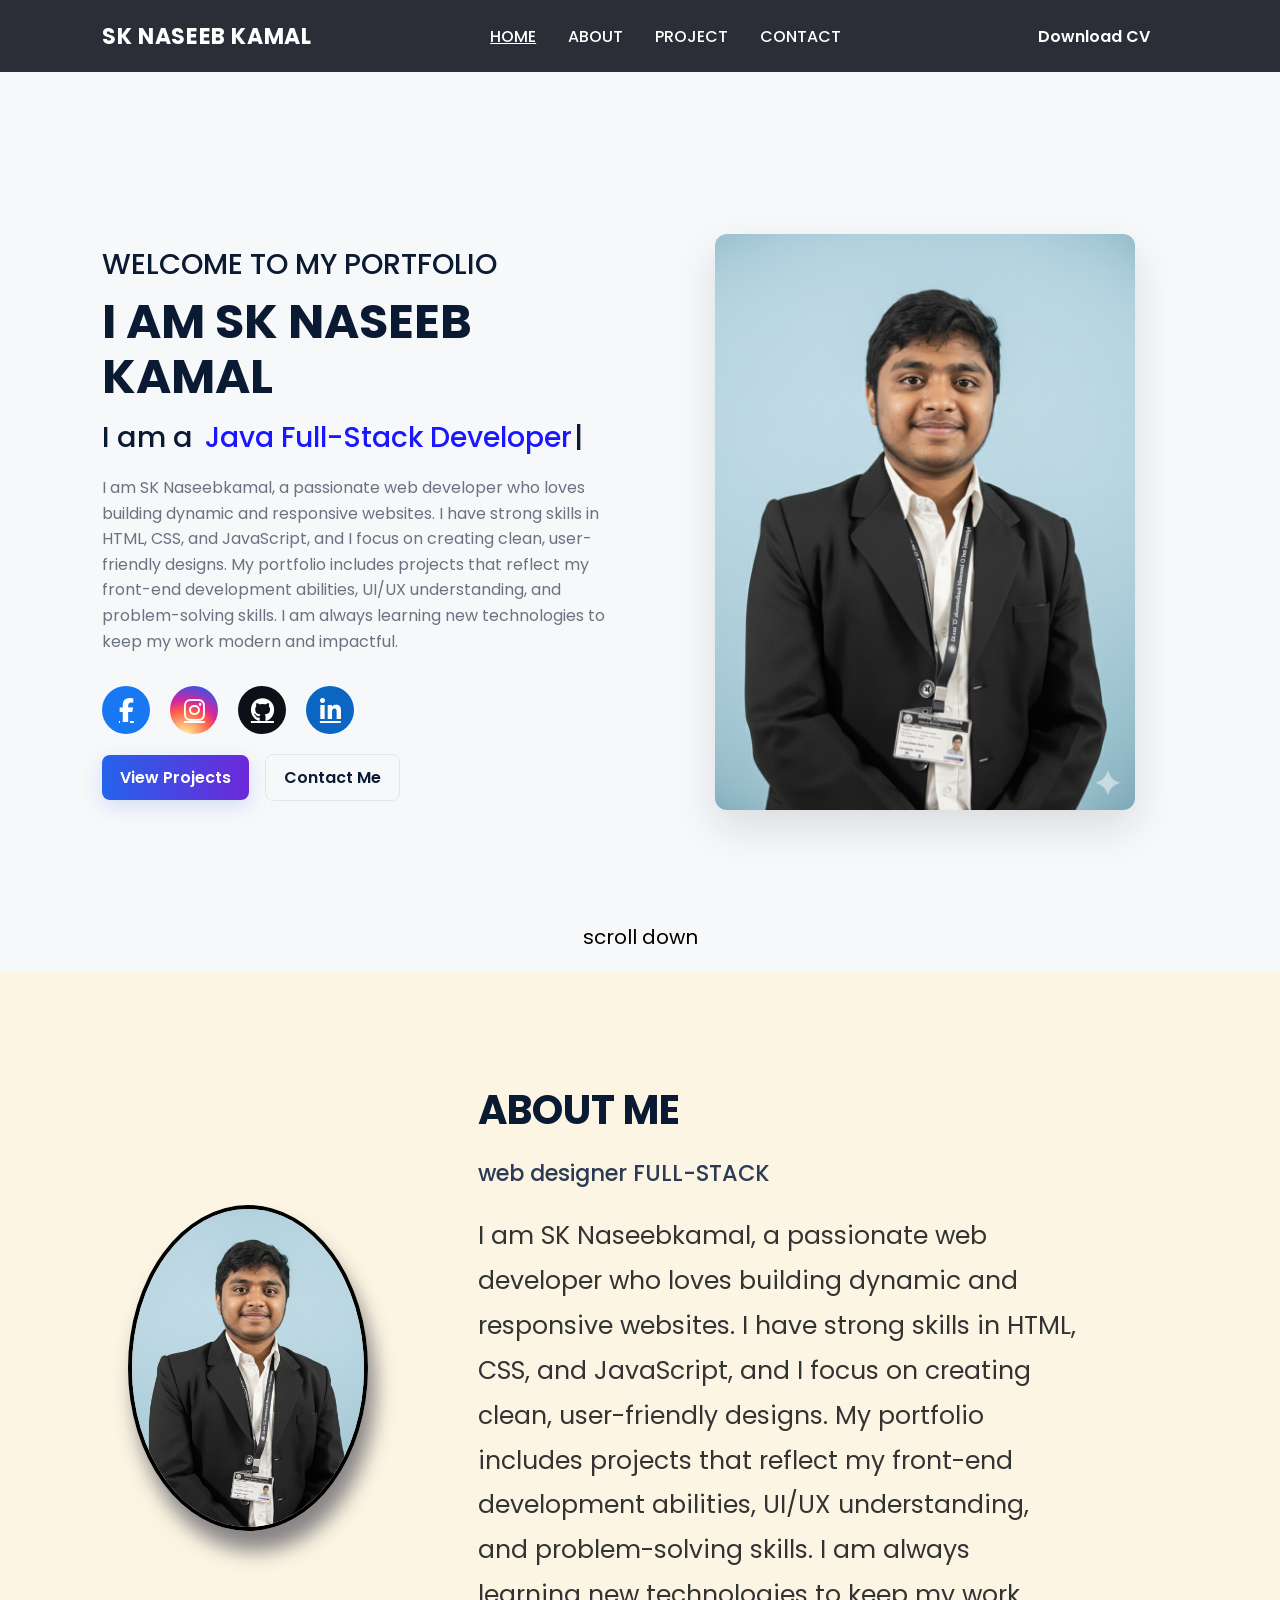
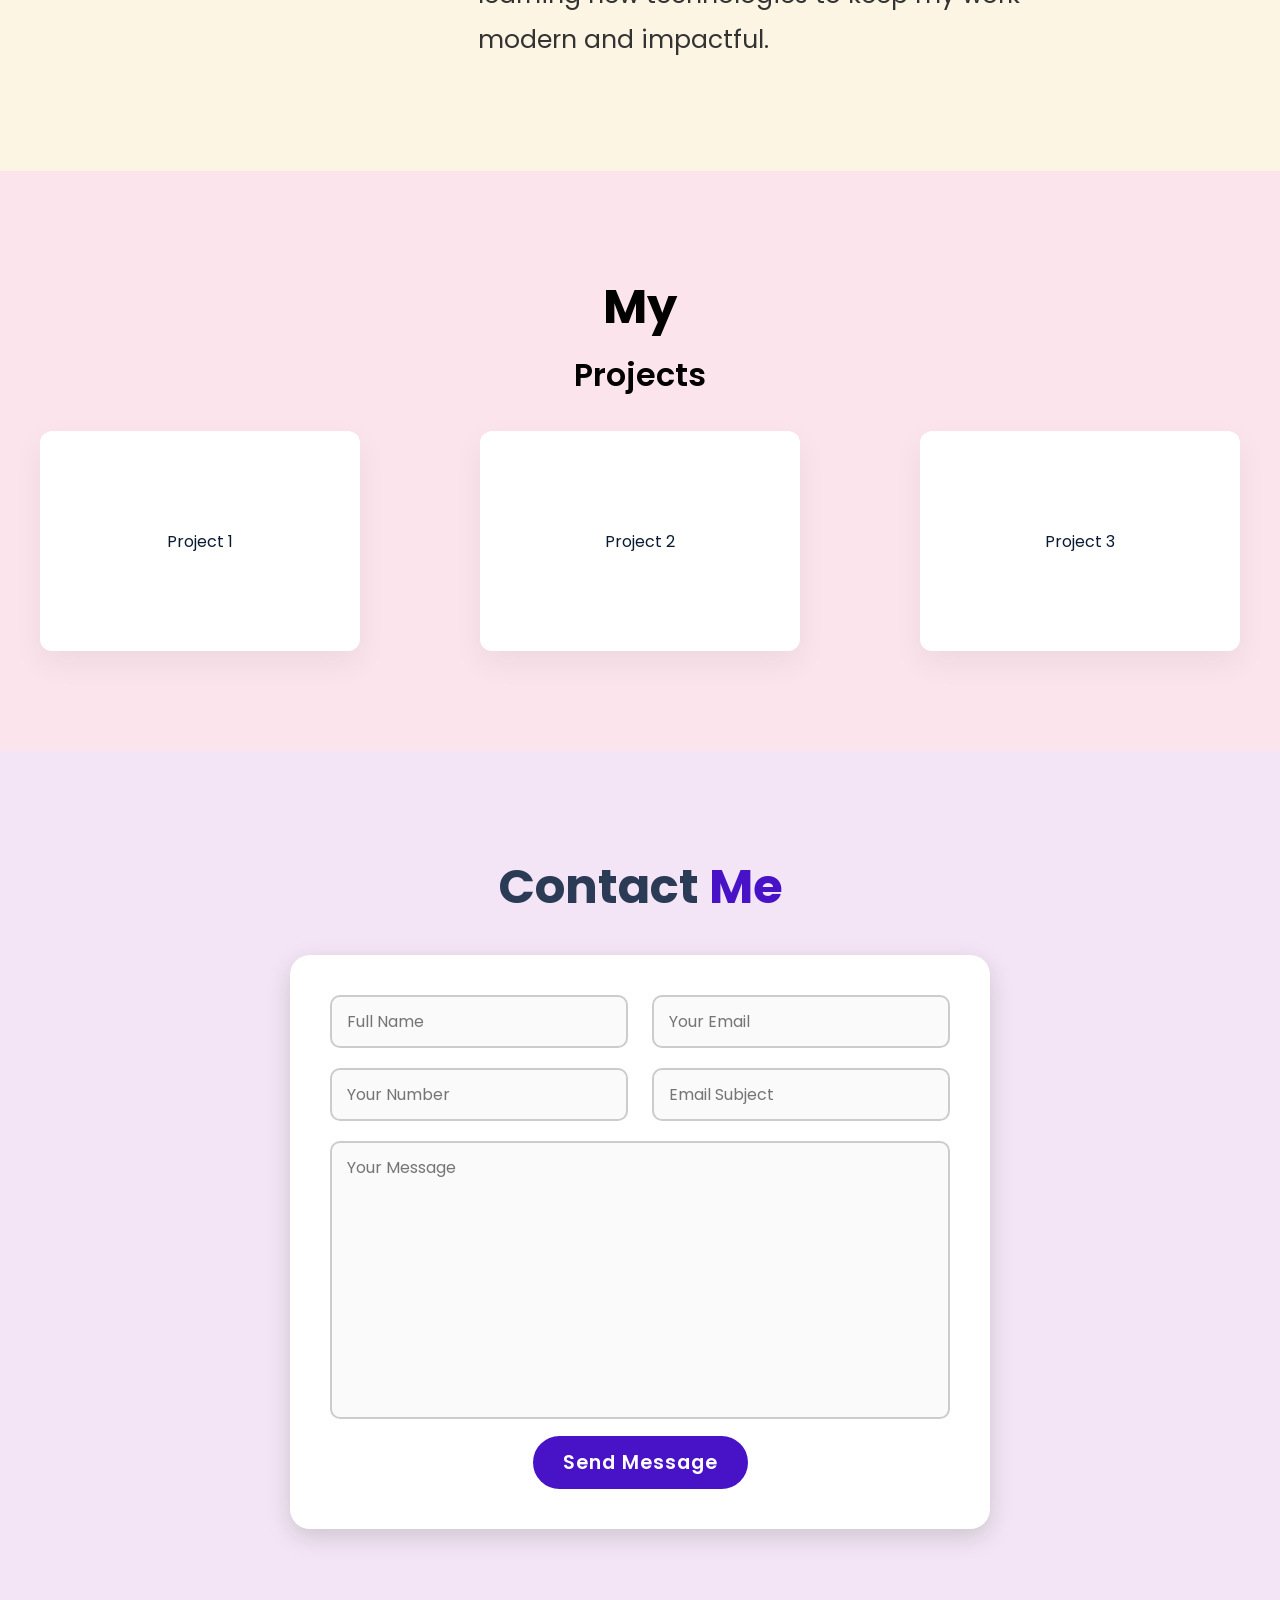
<file: index.html>
<!DOCTYPE html>
<html lang="en">

<head>
    <meta charset="UTF-8">
    <meta name="viewport" content="width=device-width, initial-scale=1.0">
    <title>PORTFOLIO</title>
    <meta name="description" content="SK Naseeb Kamal — Java Full-Stack Developer. Portfolio showcasing projects and contact details.">
    <link href="https://fonts.googleapis.com/css2?family=Poppins:wght@300;400;600;700&display=swap" rel="stylesheet">
    <link rel="stylesheet" href="https://cdnjs.cloudflare.com/ajax/libs/font-awesome/6.5.0/css/all.min.css">
<link rel="stylesheet" href="./css/index.css">
</head>
<body>
    <a class="skip-link" href="#main">Skip to main content</a>
    <nav class="navbar">
        <div class="logo">
            <p class="navlogoname">SK NASEEB KAMAL</p>
        </div>
        <button class="hamburger" aria-label="Toggle menu" aria-expanded="false">
            <span></span>
        </button>
        <div class="menu">
            <ul>
                <li> <a href="#home"><u>HOME</u></a></li>
                <li><a href="#about">ABOUT</a></li>
                <li><a href="#project">PROJECT</a></li>
                <li><a href="#contact">CONTACT</a></li>
            </ul>
        </div>
        <div class="button">
            <a class="btn" href="./Sk_Naseeb_Res.-1.pdf" target="_blank" rel="noopener noreferrer" aria-label="Download resume">
                Download CV
                <i class="uil uil-file-alt" aria-hidden="true"></i>
            </a>
        </div>
    </nav>
    <main id="main">
        <section id="home">
            <div class="homecontent">
                <h2>WELCOME TO MY PORTFOLIO</h2>
                <h1>I AM SK NASEEB KAMAL</h1>
                <h3>
                    I am a
                    <span class="typedtext" id="pyd">Java Full-Stack Developer</span>
                    <span class="typed-cursor" aria-hidden="true">|</span>
                </h3>
                <p>I am SK Naseebkamal, a passionate web developer who loves building dynamic and responsive
                    websites. I have strong skills in HTML, CSS, and JavaScript, and I focus on creating clean,
                    user-friendly designs. My portfolio includes projects that reflect my front-end development
                    abilities, UI/UX understanding, and problem-solving skills. I am always learning new technologies to
                    keep my work modern and impactful.
                </p>
                <div class="social">
                    <a class="social-link facebook" href="https://www.facebook.com/" target="_blank" rel="noopener noreferrer" aria-label="Facebook">
                        <i class="fab fa-facebook-f"></i>
                    </a>
                    <a class="social-link instagram" href="https://www.instagram.com/" target="_blank" rel="noopener noreferrer" aria-label="Instagram">
                        <i class="fab fa-instagram"></i>
                    </a>
                    <a class="social-link github" href="https://github.com/" target="_blank" rel="noopener noreferrer" aria-label="GitHub">
                        <i class="fab fa-github"></i>
                    </a>
                    <a class="social-link linkedin" href="https://www.linkedin.com/" target="_blank" rel="noopener noreferrer" aria-label="LinkedIn">
                        <i class="fab fa-linkedin-in"></i>
                    </a>
                </div>

                <div class="hero-ctas">
                    <a href="#project" class="btn primary">View Projects</a>
                    <a href="#contact" class="btn outline">Contact Me</a>
                </div>

            </div>
            <div class="homeimg">
                <img src="./assets/images/Gemini_Generated_Image_m9lsi3m9lsi3m9ls.png" alt="Profile photo">
            </div>
            <div class="scrollbtn">
                <a href="">
                    <i class=""></i>
                    <p>scroll down</p>
                </a>
            </div>
        </section>
        <section id="about">
            <div class="aboutimg">
                <img src="./assets/images/Gemini_Generated_Image_m9lsi3m9lsi3m9ls.png" alt="ABOUT IMG">
            </div>
            <div class="aboutcontent">
                <h1>ABOUT ME</h1>
                <h3>
                    <span class="role"> web</span>
                    <span class="role">designer</span>
                    <span class="role"> FULL-STACK</span>
                </h3>
                <p>I am SK Naseebkamal, a passionate web developer who loves building dynamic and responsive
                    websites. I have strong skills in HTML, CSS, and JavaScript, and I focus on creating clean,
                    user-friendly designs. My portfolio includes projects that reflect my front-end development
                    abilities, UI/UX understanding, and problem-solving skills. I am always learning new technologies to
                    keep my work modern and impactful.
                </p>
                <a href=""></a>
            </div>
        </section>

        <section id="project">
            <h3 class="heading">My</h3>
            <span id="pro">Projects</span>
            <div class="projectcont">
                <div class="probox">Project 1</div>
                <div class="probox">Project 2</div>
                <div class="probox">Project 3</div>
            </div>
        </section>

       
        <section id="contact">
            <h2 class="heading">Contact <span id="come">Me</span></h2>

            <form action="https://formspree.io/f/mgvzoqpa" method="POST">
                <div class="input-box">
                    <input type="text" name="name" placeholder="Full Name" aria-label="Full name" required />
                    <input type="email" name="email" placeholder="Your Email" aria-label="Email address" required />
                </div>

                <div class="input-box">
                    <input type="tel" name="phone" placeholder="Your Number" aria-label="Phone number" required />
                    <input type="text" name="subject" placeholder="Email Subject" aria-label="Subject" />
                </div>

                <textarea name="message" cols="30" rows="10" placeholder="Your Message" required></textarea>

                <input type="submit" value="Send Message" class="btn" />
            </form>
        </section>

    </main>
</body>

    <script>
        (function(){
            const hb = document.querySelector('.hamburger');
            const menu = document.querySelector('.menu');
            if(!hb || !menu) return;
            hb.addEventListener('click', ()=>{
                const expanded = hb.getAttribute('aria-expanded') === 'true';
                hb.setAttribute('aria-expanded', String(!expanded));
                menu.classList.toggle('open');
            });
        })();
    </script>

</html>
</file>
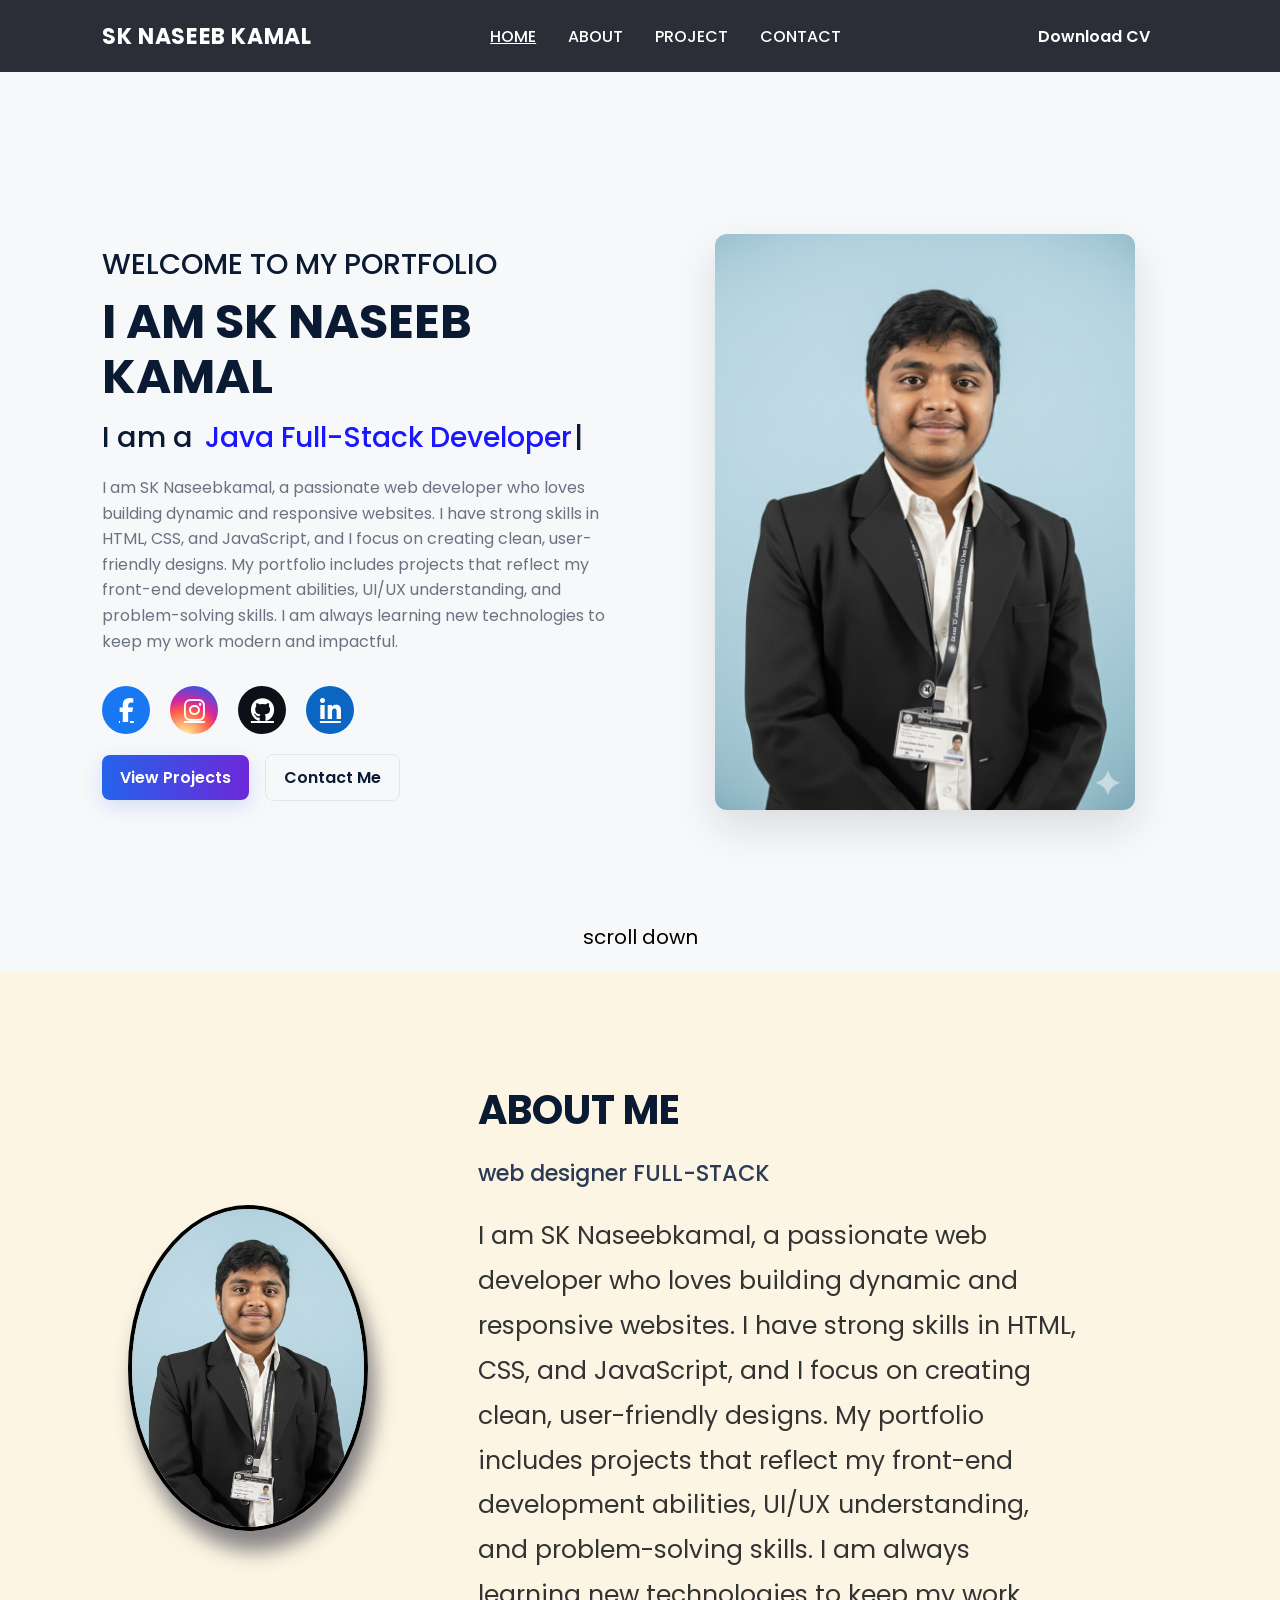
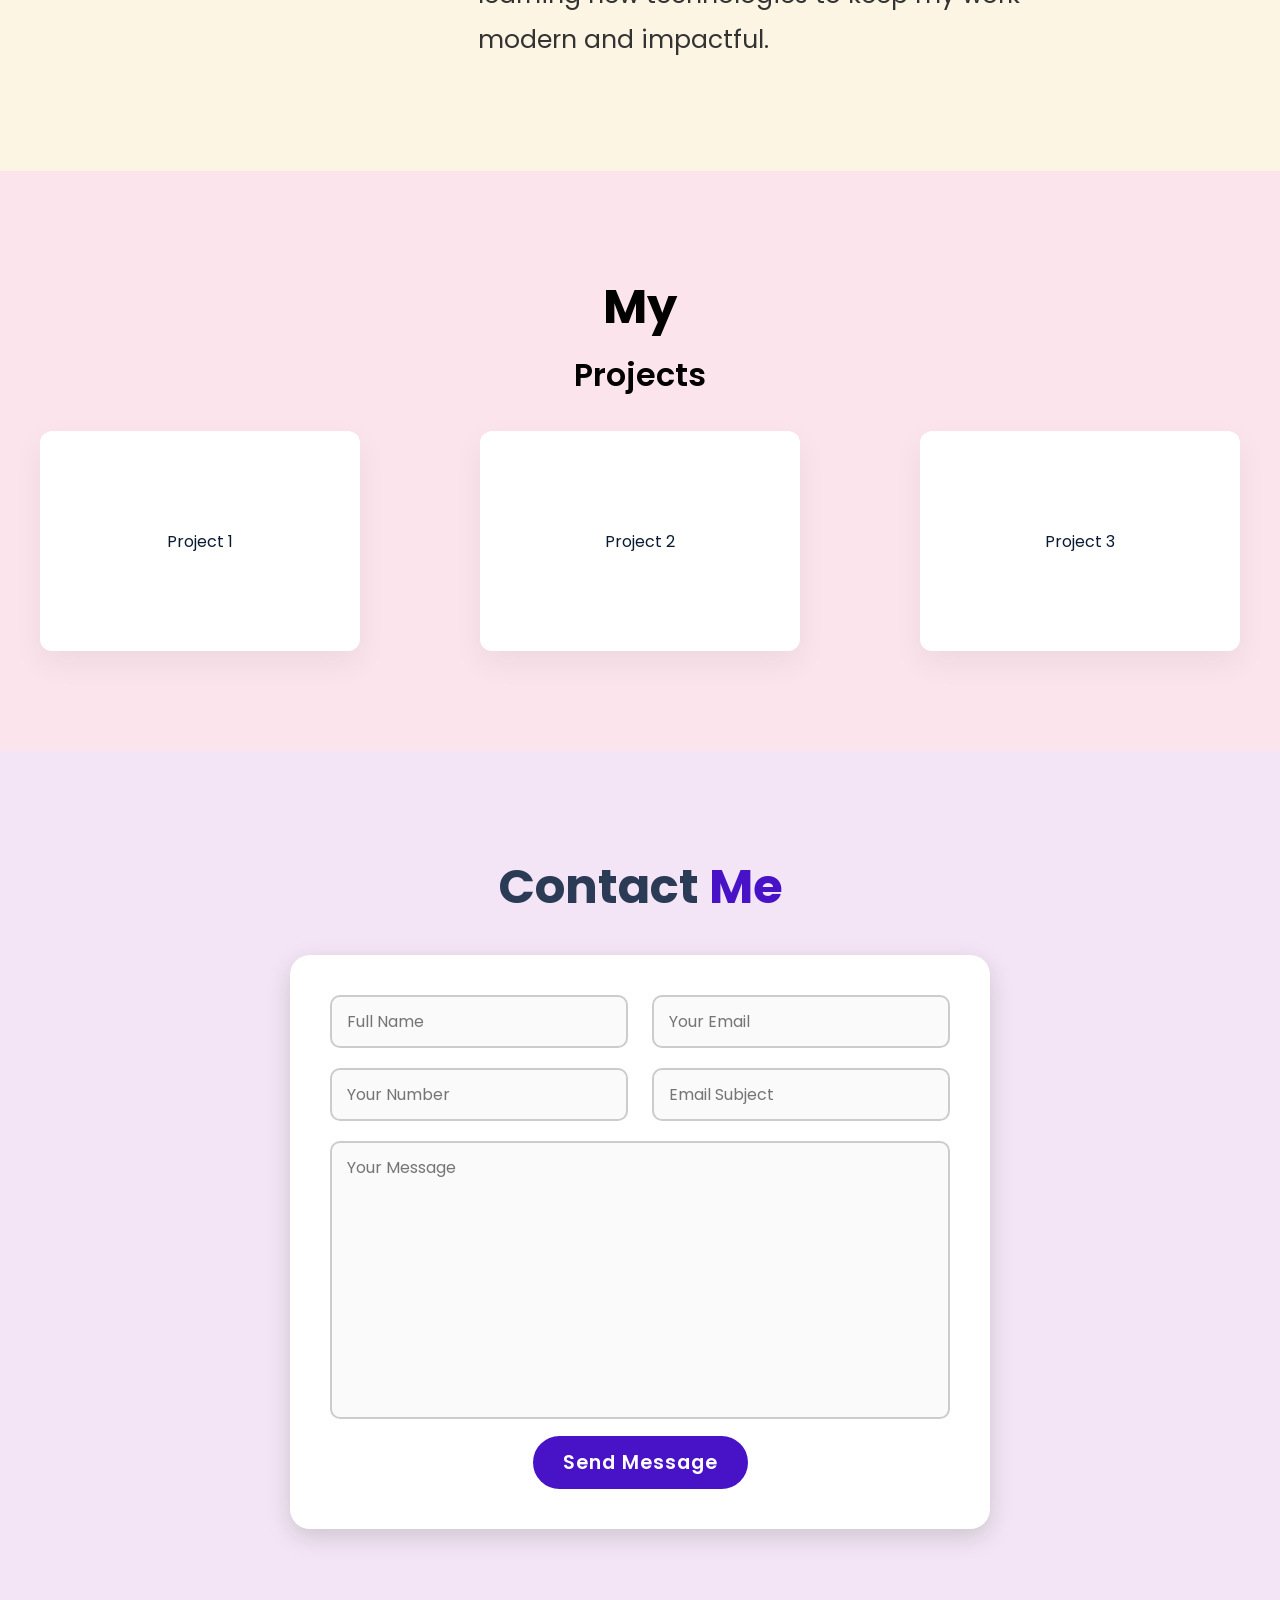
<file: assets/index.html>
<!DOCTYPE html>
<html lang="en">

<head>
    <meta charset="UTF-8">
    <meta name="viewport" content="width=device-width, initial-scale=1.0">
    <title>PORTFOLIO</title>
    <meta name="description" content="SK Naseeb Kamal — Java Full-Stack Developer. Portfolio showcasing projects and contact details.">
    <link href="https://fonts.googleapis.com/css2?family=Poppins:wght@300;400;600;700&display=swap" rel="stylesheet">
    <link rel="stylesheet" href="https://cdnjs.cloudflare.com/ajax/libs/font-awesome/6.5.0/css/all.min.css">
<link rel="stylesheet" href="../css/index.css">
</head>
<body>
    <a class="skip-link" href="#main">Skip to main content</a>
    <nav class="navbar">
        <div class="logo">
            <p class="navlogoname">SK NASEEB KAMAL</p>
        </div>
        <button class="hamburger" aria-label="Toggle menu" aria-expanded="false">
            <span></span>
        </button>
        <div class="menu">
            <ul>
                <li> <a href="#home"><u>HOME</u></a></li>
                <li><a href="#about">ABOUT</a></li>
                <li><a href="#project">PROJECT</a></li>
                <li><a href="#contact">CONTACT</a></li>
            </ul>
        </div>
        <div class="button">
            <a class="btn" href="C:\Users\skasi\Desktop\PORTFOLIO1\Sk_Naseeb_Res.-1.pdf" download aria-label="Download resume">
                Download CV
                <i class="uil uil-file-alt" aria-hidden="true"></i>
            </a>
        </div>
    </nav>
    <main id="main">
        <section id="home">
            <div class="homecontent">
                <h2>WELCOME TO MY PORTFOLIO</h2>
                <h1>I AM SK NASEEB KAMAL</h1>
                <h3>
                    I am a
                    <span class="typedtext" id="pyd">Java Full-Stack Developer</span>
                    <span class="typed-cursor" aria-hidden="true">|</span>
                </h3>
                <p>I am SK Naseebkamal, a passionate web developer who loves building dynamic and responsive
                    websites. I have strong skills in HTML, CSS, and JavaScript, and I focus on creating clean,
                    user-friendly designs. My portfolio includes projects that reflect my front-end development
                    abilities, UI/UX understanding, and problem-solving skills. I am always learning new technologies to
                    keep my work modern and impactful.
                </p>
                <div class="social">
                    <a class="social-link facebook" href="https://www.facebook.com/" target="_blank" rel="noopener noreferrer" aria-label="Facebook">
                        <i class="fab fa-facebook-f"></i>
                    </a>
                    <a class="social-link instagram" href="https://www.instagram.com/" target="_blank" rel="noopener noreferrer" aria-label="Instagram">
                        <i class="fab fa-instagram"></i>
                    </a>
                    <a class="social-link github" href="https://github.com/" target="_blank" rel="noopener noreferrer" aria-label="GitHub">
                        <i class="fab fa-github"></i>
                    </a>
                    <a class="social-link linkedin" href="https://www.linkedin.com/" target="_blank" rel="noopener noreferrer" aria-label="LinkedIn">
                        <i class="fab fa-linkedin-in"></i>
                    </a>
                </div>

                <div class="hero-ctas">
                    <a href="#project" class="btn primary">View Projects</a>
                    <a href="#contact" class="btn outline">Contact Me</a>
                </div>

            </div>
            <div class="homeimg">
                <img src="./images/Gemini_Generated_Image_m9lsi3m9lsi3m9ls.png" alt="Profile photo">
            </div>
            <div class="scrollbtn">
                <a href="">
                    <i class=""></i>
                    <p>scroll down</p>
                </a>
            </div>
        </section>
        <section id="about">
            <div class="aboutimg">
                <img src="./images/Gemini_Generated_Image_m9lsi3m9lsi3m9ls.png" alt="ABOUT IMG">
            </div>
            <div class="aboutcontent">
                <h1>ABOUT ME</h1>
                <h3>
                    <span class="role"> web</span>
                    <span class="role">designer</span>
                    <span class="role"> FULL-STACK</span>
                </h3>
                <p>I am SK Naseebkamal, a passionate web developer who loves building dynamic and responsive
                    websites. I have strong skills in HTML, CSS, and JavaScript, and I focus on creating clean,
                    user-friendly designs. My portfolio includes projects that reflect my front-end development
                    abilities, UI/UX understanding, and problem-solving skills. I am always learning new technologies to
                    keep my work modern and impactful.
                </p>
                <a href=""></a>
            </div>
        </section>

        <section id="project">
            <h3 class="heading">My</h3>
            <span id="pro">Projects</span>
            <div class="projectcont">
                <div class="probox">Project 1</div>
                <div class="probox">Project 2</div>
                <div class="probox">Project 3</div>
            </div>
        </section>

       
        <section id="contact">
            <h2 class="heading">Contact <span id="come">Me</span></h2>

            <form action="https://formspree.io/f/mgvzoqpa" method="POST">
                <div class="input-box">
                    <input type="text" name="name" placeholder="Full Name" aria-label="Full name" required />
                    <input type="email" name="email" placeholder="Your Email" aria-label="Email address" required />
                </div>

                <div class="input-box">
                    <input type="tel" name="phone" placeholder="Your Number" aria-label="Phone number" required />
                    <input type="text" name="subject" placeholder="Email Subject" aria-label="Subject" />
                </div>

                <textarea name="message" cols="30" rows="10" placeholder="Your Message" required></textarea>

                <input type="submit" value="Send Message" class="btn" />
            </form>
        </section>

    </main>
</body>

    <script>
        (function(){
            const hb = document.querySelector('.hamburger');
            const menu = document.querySelector('.menu');
            if(!hb || !menu) return;
            hb.addEventListener('click', ()=>{
                const expanded = hb.getAttribute('aria-expanded') === 'true';
                hb.setAttribute('aria-expanded', String(!expanded));
                menu.classList.toggle('open');
            });
        })();
    </script>

</html>
</file>
<file: css/index.css>
* {
            padding: 0;
            margin: 0;
            box-sizing: border-box;
            font-family: 'Poppins', system-ui, -apple-system, 'Segoe UI', Roboto, 'Helvetica Neue', Arial;
        }

:root{
    --bg: #f7f8fa;
    --surface: #ffffff;
    --text: #0b1a33;
    --muted: #6b7280;
    --primary: #2563eb; /* blue */
    --accent: #6d28d9; /* purple */
    --nav-bg: rgba(7,10,20,0.85);
    --radius: 10px;
}

        .navbar {
            width: 100%;
            height: 72px;
            display: flex;
            justify-content: space-between;
            align-items: center;
            padding-inline: 8vw;
            position: sticky;
            top: 0;
            background-color: var(--nav-bg);
            z-index: 1000;
            backdrop-filter: blur(6px);
        }

        .navlogoname {
            font-size: 22px;
            font-weight: 700;
            color: var(--surface);
            letter-spacing: 0.6px;
        }

        .menu>ul {
            display: flex;
            justify-content: space-around;
            align-items: center;
            list-style: none;
            gap: 2rem;
        }

        .menu>ul>li>a {
            text-transform: uppercase;
            font-weight: 500;
            color: white;
            text-decoration: none;
            transition: 0.3s;
        }

        .menu>ul>li>a:hover,
        .menu>ul>li>a:focus {
            color: aquamarine;
            outline: none;
        }

        /* Hamburger styles */
        .hamburger {
            display: none;
            background: transparent;
            border: none;
            width: 48px;
            height: 48px;
            align-items: center;
            justify-content: center;
            cursor: pointer;
        }

        .hamburger span,
        .hamburger span::before,
        .hamburger span::after {
            display: block;
            background: #fff;
            height: 3px;
            width: 26px;
            border-radius: 3px;
            position: relative;
        }

        .hamburger span::before,
        .hamburger span::after {
            content: '';
            position: absolute;
            left: 0;
        }

        .hamburger span::before { top: -8px; }
        .hamburger span::after { top: 8px; }

        /* Mobile responsive */
        @media (max-width: 800px) {
            .menu { display: none; }
            .hamburger { display: flex; }
            .menu.open { display: block; position: absolute; top: 90px; left: 0; right: 0; background: #474644; padding: 1rem 10vw; }
            .menu.open ul { flex-direction: column; gap: 1rem; }
            .menu.open ul li a { display: block; padding: 0.5rem 0; }
        }

        .btn {
            font-weight: 600;
            padding: 10px 18px;
            border-radius: 8px;
            color: var(--surface);
            cursor: pointer;
            transition: all .18s ease;
            text-decoration: none;
            display: inline-flex;
            align-items: center;
            gap: .6rem;
            border: none;
        }

        .btn.primary {
            background: linear-gradient(90deg,var(--primary),var(--accent));
            box-shadow: 0 6px 20px rgba(37,99,235,0.18);
        }

        .btn.primary:hover{ transform: translateY(-3px); }

        .btn.outline{
            background: transparent;
            color: var(--text);
            border: 1px solid rgba(11,26,51,0.08);
            color: var(--text);
        }

        .hero-ctas{ margin-top: 1.25rem; display:flex; gap:1rem; align-items:center; }

        .skip-link {
            position: absolute;
            left: -999px;
            top: auto;
            width: 1px;
            height: 1px;
            overflow: hidden;
        }

        .skip-link:focus {
            left: 10px;
            top: 10px;
            width: auto;
            height: auto;
            padding: 8px 12px;
            background: #000;
            color: #fff;
            z-index: 2000;
            border-radius: 4px;
        }

        a:focus,
        button:focus,
        input:focus {
            outline: 3px solid #4982c4;
            outline-offset: 2px;
        }

        #home {
            background-color: var(--bg);

            color: var(--text);
            min-height: 100vh;
            padding: 100px 8vw;
            display: flex;
            justify-content: space-between;
            align-items: center;
            gap: 5vw;
            opacity: 0;
            transform: translateY(20px);
            animation: fadeInUp 1s ease forwards;
        }

        @keyframes fadeInUp {
            0% {
                opacity: 0;
                transform: translateY(20px);
            }

            100% {
                opacity: 1;
                transform: translateY(0);
            }
        }

        .homecontent {
            flex: 1;
            text-align: left;
        }

        .homecontent>h3 {
            font-size: 1.8rem;
            font-weight: 500;
            margin-bottom: 0.5rem;
        }

        .homecontent>h2 {
            font-size: 1.8rem;
            font-weight: 500;
            margin-bottom: 0.5rem;
        }

        .homecontent>h1 {
            font-size: 3rem;
            font-weight: 700;
            line-height: 1.15;
            margin-bottom: 0.75rem;
            color: var(--text);
        }

        /* .typedtext {
            display: inline-block;
            overflow: hidden;
            white-space: nowrap;
            border-right: 3px solid white;
            font-weight: 500;
            font-size: 1.3rem;
            animation: typing 3s steps(30, end) infinite alternate,
                blink-cursor 1.9s step-end infinite;
        } */

        #pyd {
            color: rgb(26, 22, 255);
            font-size: 28px;
            position: relative;
            left: 1%;
        }

        @keyframes typing {
            0% {
                width: 0;
            }

            50% {
                width: 60%;
            }

            100% {
                width: 0;
            }
        }

        @keyframes blink-cursor {

            0%,
            50%,
            100% {
                border-color: transparent;
            }

            25%,
            75% {
                border-color: white;
            }
        }

        .homecontent>p {
            font-size: 1rem;
            margin-top: 1rem;
            line-height: 1.6;
            color: var(--muted);
            max-width: 680px;
        }

        .social {
            margin-top: 2rem;
        }

        .social>a {
            display: inline-flex;
            justify-content: center;
            align-items: center;
            width: 3rem;
            height: 3rem;
            background: transparent;
            border-radius: 50%;
            color: var(--muted);
            margin-right: 1rem;
            transition: transform .18s ease, background .18s ease, color .18s ease;
        }

        .social>a>i {
            font-size: 1.5rem;
        }

        .social>a:hover {
            background: rgb(243, 241, 241);
            color: #0b1a33;
            transform: translateY(-12px);
            box-shadow: #0b1a33 4px 3px 20px;
        }

        /* Brand colors */
        .social-link.facebook { background: #1877F2; color: #fff; }
        .social-link.facebook:hover { transform: translateY(-6px); box-shadow: 0 10px 30px rgba(24,119,242,0.2); }

        .social-link.instagram { background: radial-gradient(circle at 30% 107%, #fdf497 0%, #fdf497 5%, #fd5949 45%, #d6249f 60%, #285AEB 90%); color: #fff; }
        .social-link.instagram:hover { transform: translateY(-6px); box-shadow: 0 10px 30px rgba(214,36,159,0.18); }

        .social-link.github { background: #0d1117; color: #fff; }
        .social-link.github:hover { transform: translateY(-6px); box-shadow: 0 10px 30px rgba(13,17,23,0.24); }

        .social-link.linkedin { background: #0A66C2; color: #fff; }
        .social-link.linkedin:hover { transform: translateY(-6px); box-shadow: 0 10px 30px rgba(10,102,194,0.18); }

        .homeimg {
            flex: 1;
            display: flex;
            justify-content: center;
        }

        .homeimg>img {
            max-width: 420px;
            width: 100%;
            height: auto;
            min-width: 180px;
            border-radius: 12px;
            border-radius: 12px;
            animation: floatimage 4s ease-in-out infinite;
            border: 0;
            box-shadow: 0 18px 40px rgba(15,23,42,0.12);
            object-fit: cover;
        }

        @keyframes floatimage {
            0% {
                transform: translateY(0);
            }

            50% {
                transform: translateY(-20px);
            }

            100% {
                transform: translateY(0);
            }
        }

        .scrollbtn {
            position: absolute;
            bottom: 20px;
            left: 50%;
            transform: translateX(-50%);
            text-align: center;
        }

        .scrollbtn>a {
            text-decoration: none;
            color: black;
            font-size: 20px;
            display: flex;
            flex-direction: column;
            align-items: center;
            gap: 5px;
        }

        #about {
            background-color: #fdf5e3;
            padding: 100px 10vw;
            display: flex;
            justify-content: center;
            align-items: center;
            gap: 8vw;
            flex-wrap: wrap;

        }

        .aboutimg>img {
            width: 18vw;
            min-width: 240px;
            border-radius: 50%;
            border: 4px solid #000;
            box-shadow: #7a797be8 7px 20px 20px;
            object-fit: cover;
        }

        /* Right Text */
        .aboutcontent {
            flex: 1;
            text-align: left;
            margin: 8px;
        }

        .aboutcontent>h1 {
            font-size: 2.5rem;
            font-weight: 700;
            color: #0b1a33;
            margin-bottom: 1rem;
        }

        .aboutcontent>h3 {
            font-size: 1.4rem;
            font-weight: 500;
            margin-bottom: 1.5rem;
            color: #2b3a55;
        }

        .aboutcontent>p {
            font-size: 1.56rem;
            line-height: 1.8;
            color: #333;
            max-width: 600px;
        }

        /* Responsive layout */
        @media (max-width: 768px) {
            #about {
                flex-direction: column;
                text-align: center;
                gap: 2.5rem;
            }

            .aboutimg img {
                width: 45vw;
            }

            .aboutcontent {
                text-align: center;
            }
        }

        .btne {
            display: inline-block;
            padding: 1rem 2.8rem;
            border-radius: 4rem;
            font-size: 1.6rem;
            letter-spacing: .1rem;
            font-weight: 600;
            transition: 1s ease;
            text-decoration: none;
            position: relative;
            overflow: hidden;
            color: black;
            left: 10%;
            top: 40px;
        }

        .btne:hover {
            letter-spacing: .3rem;
            box-shadow: 0 0 1rem yellowgreen;
            background: var(--hover-color);
        }

        #project {
            background-color: #fce4ec;
            padding: 100px 0;
            text-align: center;
        }

        .heading {
            text-align: center;
            font-size: 3rem;
            margin-bottom: 0.5rem;
        }

        #pro {
            display: block;
            font-size: 2rem;
            margin: 0 auto 2rem auto;
            color: rgb(0, 0, 0);
            font-weight: 600;
        }

        .projectcont {
            display: flex;
            flex-wrap: wrap;
            align-items: center;
            justify-content: space-around;
            gap: 2.5rem;
        }

        .probox {
            width: 320px;
            height: 220px;
            display: flex;
            align-items: center;
            justify-content: center;
            border-radius: 12px;
            background: var(--surface);
            box-shadow: 0 12px 30px rgba(11,26,51,0.06);
            color: var(--text);
            position: relative;
            transition: transform .25s ease, box-shadow .25s ease;
            overflow: hidden;
            z-index: 2;
            padding: 1rem;
            text-align: center;
        }

        .probox:hover { transform: translateY(-8px); box-shadow: 0 22px 48px rgba(11,26,51,0.12); }



        /* ---------------- CONTACT SECTION ---------------- */
        #contact {
            background-color: #f3e5f5;
            padding: 100px 10vw;
            text-align: center;
        }

        #contact .heading {
            font-size: 3rem;
            font-weight: 700;
            color: #2b3a55;
            margin-bottom: 2rem;
        }

        #contact .heading span {
            color: rgb(72, 18, 199);
        }

        /* ---- Contact Form ---- */
        #contact form {
            max-width: 700px;
            margin: 0 auto;
            background: #ffffff;
            padding: 40px;
            border-radius: 20px;
            box-shadow: 0 8px 25px rgba(0, 0, 0, 0.15);
            transition: 0.5s ease;
        }

        #contact form:hover {
            transform: translateY(-5px);
            box-shadow: 0 10px 30px rgba(0, 0, 0, 0.25);
        }

        /* ---- Input Fields ---- */
        #contact .input-box {
            display: flex;
            justify-content: space-between;
            flex-wrap: wrap;
            gap: 20px;
            margin-bottom: 20px;
        }

        #contact .input-box input {
            width: 48%;
            padding: 12px 15px;
            border: 2px solid #ccc;
            border-radius: 10px;
            outline: none;
            font-size: 1rem;
            background-color: #fafafa;
            transition: 0.3s ease;
        }

        #contact textarea {
            width: 100%;
            padding: 12px 15px;
            border: 2px solid #ccc;
            border-radius: 10px;
            outline: none;
            font-size: 1rem;
            background-color: #fafafa;
            resize: none;
            min-height: 150px;
            transition: 0.3s ease;
        }

        /* Focus Effects*/
        #contact input:focus,
        #contact textarea:focus {
            border-color: rgb(30, 18, 199);
            box-shadow: 0 0 10px rgba(18, 21, 199, 0.4);
            background-color: #fff;
        }

        /* Submit Button */
        #contact .btn {
            background: rgb(72, 18, 199);
            color: white;
            border: none;
            border-radius: 30px;
            padding: 12px 30px;
            font-size: 1.2rem;
            font-weight: 600;
            letter-spacing: 1px;
            cursor: pointer;
            transition: 0.4s ease;
            margin-top: 10px;
        }

        #contact .btn:hover {
            background: #2b3a55;
            box-shadow: 0 5px 20px rgba(43, 58, 85, 0.4);
            transform: translateY(-3px);
        }

        /* ---- Responsive Layout ---- */
        @media (max-width: 768px) {
            #contact {
                padding: 80px 6vw;
            }

            #contact .input-box input {
                width: 100%;
            }

            #contact form {
                padding: 25px;
            }

            #contact .heading {
                font-size: 2.5rem;
            }
        }

        /* ---------- responsive ---------- */
        @media (max-width: 768px) {
            #home {
                flex-direction: column-reverse;
                text-align: center;
                gap: 3rem;
            }

            .homeimg img {
                width: 50vw;
            }

            .social {
                
                justify-content: center;
            }
        }
</file>
